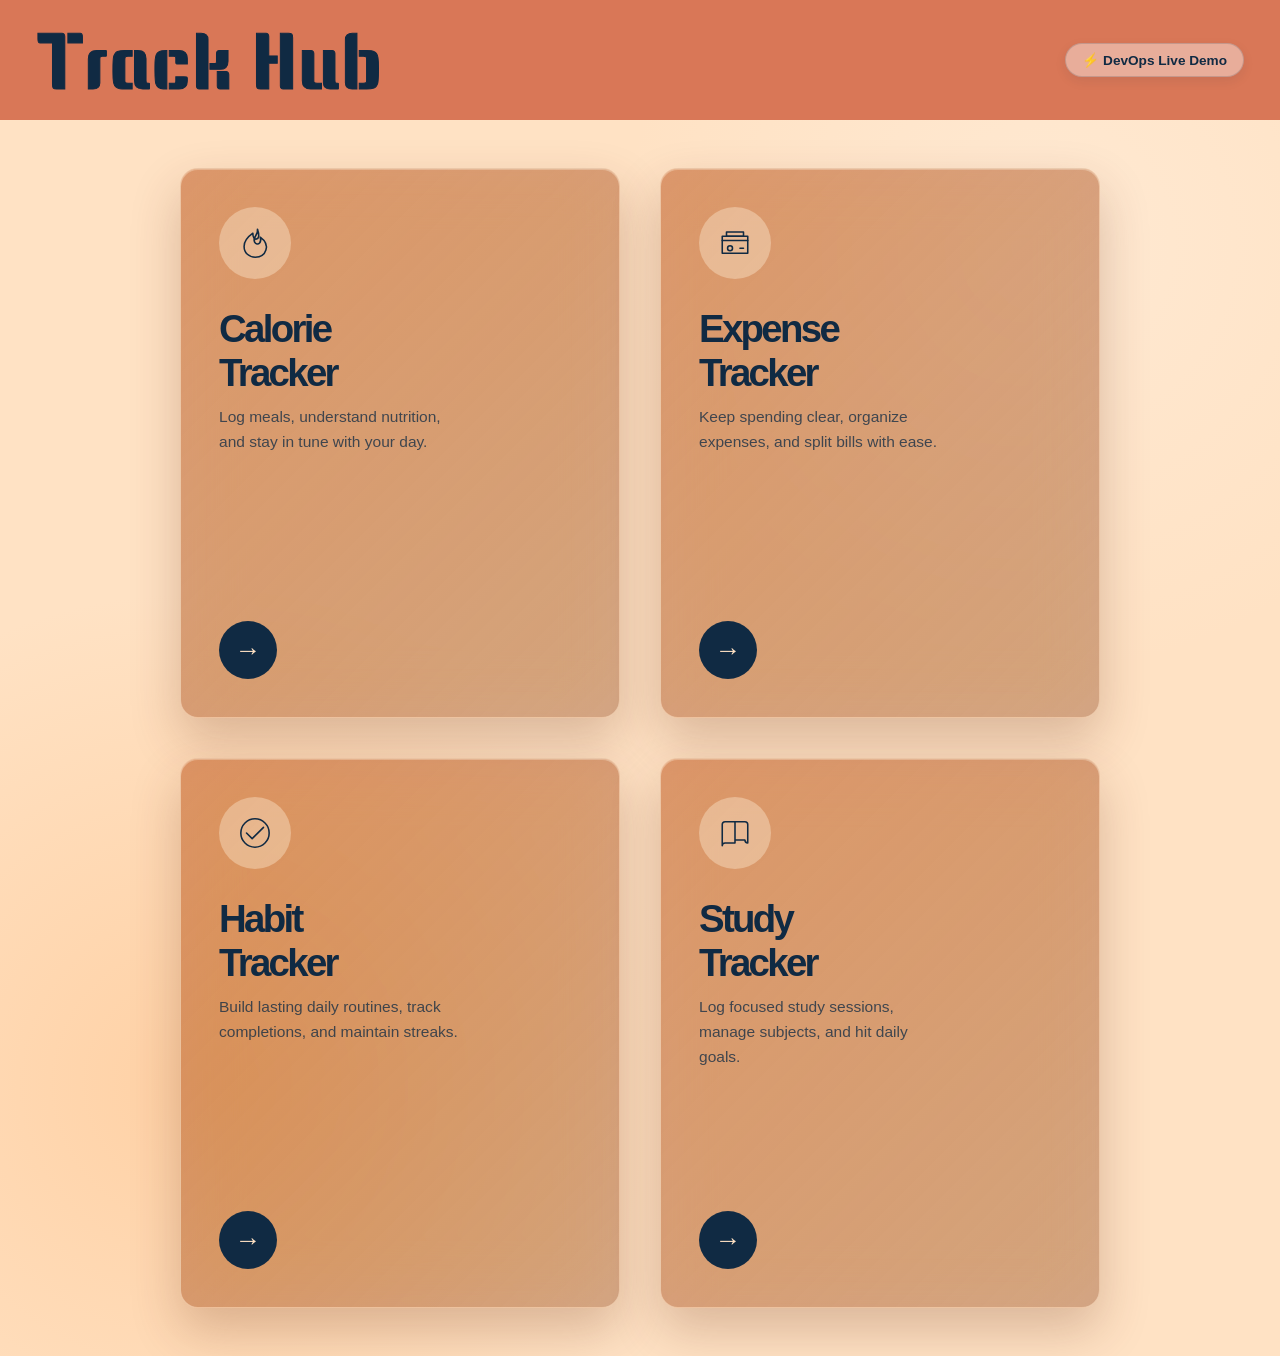
<file: index.html>
<!doctype html>
<html lang="en">
  <head>
    <meta charset="UTF-8" />
    <meta name="viewport" content="width=device-width, initial-scale=1.0" />
    <title>TrackHub</title>
    <link rel="preconnect" href="https://fonts.googleapis.com" />
    <link rel="preconnect" href="https://fonts.gstatic.com" crossorigin />
    <link href="https://fonts.googleapis.com/css2?family=Keania+One&display=swap" rel="stylesheet" />
    <style>
      :root {
        --pastel-orange: #d97757;
        --cream-orange: #ffe2c4;
        --navy: #102a43;
      }

      * {
        box-sizing: border-box;
      }

      body {
        margin: 0;
        min-height: 100vh;
        background:
          radial-gradient(circle at 15% 80%, #ffd1a5 0, transparent 32%),
          radial-gradient(circle at 82% 18%, #ffe9d2 0, transparent 28%),
          var(--cream-orange);
        font-family: Arial, sans-serif;
      }

      .top-menu {
        height: 120px;
        display: flex;
        align-items: center;
        justify-content: space-between;
        padding: 0 36px;
        background: var(--pastel-orange);
      }

      .top-menu__brand {
        color: var(--navy);
        font-family: "Keania One", Arial, sans-serif;
        font-size: clamp(1.75rem, 6vw, 6rem);
        font-weight: 400;
        -webkit-text-stroke: 1px var(--navy);
        line-height: 1;
        letter-spacing: 0.01em;
        text-decoration: none;
        display: inline-block;
        white-space: nowrap;
      }

      .glass-panels {
        min-height: calc(100vh - 120px);
        display: grid;
        grid-template-columns: repeat(2, minmax(0, 440px));
        justify-content: center;
        align-items: center;
        gap: 40px;
        width: min(992px, calc(100% - 72px));
        margin: 0 auto;
        padding: 48px 0;
      }

      .glass-panel {
        aspect-ratio: 4 / 5;
        border: 1px solid rgba(255, 232, 205, 0.52);
        border-radius: 18px;
        background: linear-gradient(135deg, rgba(187, 82, 29, 0.52), rgba(126, 48, 17, 0.34));
        box-shadow:
          inset 0 1px 0 rgba(255, 244, 228, 0.3),
          0 22px 50px rgba(101, 43, 16, 0.24);
        backdrop-filter: blur(28px) saturate(145%);
        -webkit-backdrop-filter: blur(28px) saturate(145%);
      }

      .tracker-card {
        display: flex;
        flex-direction: column;
        align-items: flex-start;
        padding: 38px;
      }

      .tracker-icon {
        width: 72px;
        height: 72px;
        display: grid;
        place-items: center;
        border-radius: 50%;
        background: rgba(255, 238, 215, 0.38);
        color: var(--navy);
      }

      .tracker-icon svg {
        width: 34px;
        height: 34px;
        fill: none;
        stroke: currentColor;
        stroke-linecap: round;
        stroke-linejoin: round;
        stroke-width: 2.2;
      }

      .tracker-card h2 {
        margin: 28px 0 10px;
        color: var(--navy);
        font-size: clamp(2rem, 3vw, 2.7rem);
        letter-spacing: -0.07em;
      }

      .tracker-card p {
        margin: 0;
        max-width: 240px;
        color: rgba(16, 42, 67, 0.76);
        font-size: 0.97rem;
        line-height: 1.6;
      }

      .tracker-card__link {
        width: 58px;
        height: 58px;
        display: grid;
        place-items: center;
        margin-top: auto;
        border-radius: 50%;
        background: var(--navy);
        color: var(--cream-orange);
        font-size: 1.65rem;
        text-decoration: none;
        transition: transform 180ms ease, background 180ms ease;
      }

      .tracker-card__link:hover,
      .tracker-card__link:focus-visible {
        background: #173d60;
        transform: translateX(5px);
      }

      @media (max-width: 700px) {
        .glass-panels {
          grid-template-columns: 1fr;
          width: min(100% - 36px, 520px);
          padding: 36px 0;
        }

        .glass-panel {
          width: 100%;
        }
      }
    </style>
  </head>
  <body>
    <header class="top-menu">
      <a class="top-menu__brand" href="/" aria-label="Track Hub"></a>
      <a href="trackers/presentation/presentation.html" style="display: inline-flex; align-items: center; gap: 7px; padding: 8px 16px; border-radius: 20px; background: rgba(255, 255, 255, 0.4); border: 1px solid rgba(16, 42, 67, 0.16); color: var(--navy); text-decoration: none; font-size: 0.85rem; font-weight: 700; box-shadow: 0 4px 12px rgba(16, 42, 67, 0.08); transition: all 0.2s ease;">⚡ DevOps Live Demo</a>
    </header>
    <main class="glass-panels">
      <article class="glass-panel tracker-card">
        <div class="tracker-icon" aria-hidden="true">
          <svg viewBox="0 0 48 48"><path d="M27.5 4.5c1.7 9-7.8 11.2-4.1 18.1 1.7 3.1 5 3.7 7.1 1.3 2.6-3.1.9-8.1.9-8.1 7.2 5.2 10.1 11.5 8 18.2-2.1 6.8-8.1 10-15 10-8.8 0-15.8-5.8-15.8-15.1 0-8.6 6.1-14.2 12.4-18.7-.2 6.4 2.5 8.8 5.1 8.3 3.6-.8 4.4-5.7 1.4-14Z"/></svg>
        </div>
        <h2>Calorie<br />Tracker</h2>
        <p>Log meals, understand nutrition, and stay in tune with your day.</p>
        <a class="tracker-card__link" href="trackers/calorie/calorie.html" aria-label="Open Calorie Tracker">→</a>
      </article>
      <article class="glass-panel tracker-card">
        <div class="tracker-icon" aria-hidden="true">
          <svg viewBox="0 0 48 48"><path d="M6 14.5h36v24H6z"/><path d="M6 20.5h36M31 31.5h5M12 8.5h24v6H12z"/><circle cx="17" cy="31.5" r="3.5"/></svg>
        </div>
        <h2>Expense<br />Tracker</h2>
        <p>Keep spending clear, organize expenses, and split bills with ease.</p>
        <a class="tracker-card__link" href="trackers/expense/expense.html" aria-label="Open Expense Tracker">→</a>
      </article>
      <article class="glass-panel tracker-card">
        <div class="tracker-icon" aria-hidden="true">
          <svg viewBox="0 0 48 48"><path d="M12 24l8 8 16-16"/><circle cx="24" cy="24" r="20"/></svg>
        </div>
        <h2>Habit<br />Tracker</h2>
        <p>Build lasting daily routines, track completions, and maintain streaks.</p>
        <a class="tracker-card__link" href="trackers/habit/habit.html" aria-label="Open Habit Tracker">→</a>
      </article>
      <article class="glass-panel tracker-card">
        <div class="tracker-icon" aria-hidden="true">
          <svg viewBox="0 0 48 48"><path d="M6 38V12a4 4 0 0 1 4-4h14v30H10a4 4 0 0 0-4 4zm18 0V8h14a4 4 0 0 1 4 4v26a4 4 0 0 1-4-4H24z"/></svg>
        </div>
        <h2>Study<br />Tracker</h2>
        <p>Log focused study sessions, manage subjects, and hit daily goals.</p>
        <a class="tracker-card__link" href="trackers/study/study.html" aria-label="Open Study Tracker">→</a>
      </article>
    </main>
    <script>
      const brand = document.querySelector(".top-menu__brand");
      const titles = [
        { text: "Track Hub", language: "en" },
        { text: "追踪中心", language: "zh" },
        { text: "ट्रैक हब", language: "hi" },
        { text: "Centro de seguimiento", language: "es" },
        { text: "Centre de suivi", language: "fr" },
        { text: "مركز التتبع", language: "ar" },
        { text: "ট্র্যাকিং হাব", language: "bn" },
        { text: "Centro de rastreamento", language: "pt" },
        { text: "Центр отслеживания", language: "ru" },
        { text: "ٹریکنگ حب", language: "ur" },
        { text: "Pusat pelacakan", language: "id" },
        { text: "Tracking-Zentrale", language: "de" },
        { text: "追跡ハブ", language: "ja" },
        { text: "ਟ੍ਰੈਕਿੰਗ ਹੱਬ", language: "pa" },
        { text: "ट्रॅकिंग हब", language: "mr" },
        { text: "ట్రాకింగ్ హబ్", language: "te" },
        { text: "Takip merkezi", language: "tr" },
        { text: "கண்காணிப்பு மையம்", language: "ta" },
        { text: "Trung tâm theo dõi", language: "vi" },
        { text: "추적 허브", language: "ko" },
      ];
      const typingDuration = 1000;
      const readingDuration = 1400;
      const deletingDuration = 600;

      if (window.matchMedia("(prefers-reduced-motion: reduce)").matches) {
        brand.textContent = titles[0].text;
      } else {
        const englishTitle = titles[0];
        const localizedTitles = titles.slice(1);
        let localizedIndex = 0;
        let titlesSinceEnglish = 2;

        const animateTitle = () => {
          const isEnglishTurn = titlesSinceEnglish === 2;
          const title = isEnglishTurn ? englishTitle : localizedTitles[localizedIndex];
          const characters = window.Intl?.Segmenter
            ? [...new Intl.Segmenter(title.language, { granularity: "grapheme" }).segment(title.text)].map(({ segment }) => segment)
            : Array.from(title.text);
          const typingDelay = typingDuration / characters.length;
          const deletingDelay = deletingDuration / characters.length;
          let characterIndex = 0;

          brand.textContent = "";
          brand.lang = title.language;
          brand.setAttribute("aria-label", title.text);

          const typeNextCharacter = () => {
            brand.textContent += characters[characterIndex];
            characterIndex += 1;

            if (characterIndex < characters.length) {
              window.setTimeout(typeNextCharacter, typingDelay);
            } else {
              window.setTimeout(deleteCharacter, readingDuration);
            }
          };

          const deleteCharacter = () => {
            characters.pop();
            brand.textContent = characters.join("");

            if (characters.length > 0) {
              window.setTimeout(deleteCharacter, deletingDelay);
            } else {
              if (isEnglishTurn) {
                titlesSinceEnglish = 0;
              } else {
                localizedIndex = (localizedIndex + 1) % localizedTitles.length;
                titlesSinceEnglish += 1;
              }

              window.setTimeout(animateTitle, 180);
            }
          };

          window.setTimeout(typeNextCharacter, typingDelay);
        };

        animateTitle();
      }
    </script>
  </body>
</html>
</file>
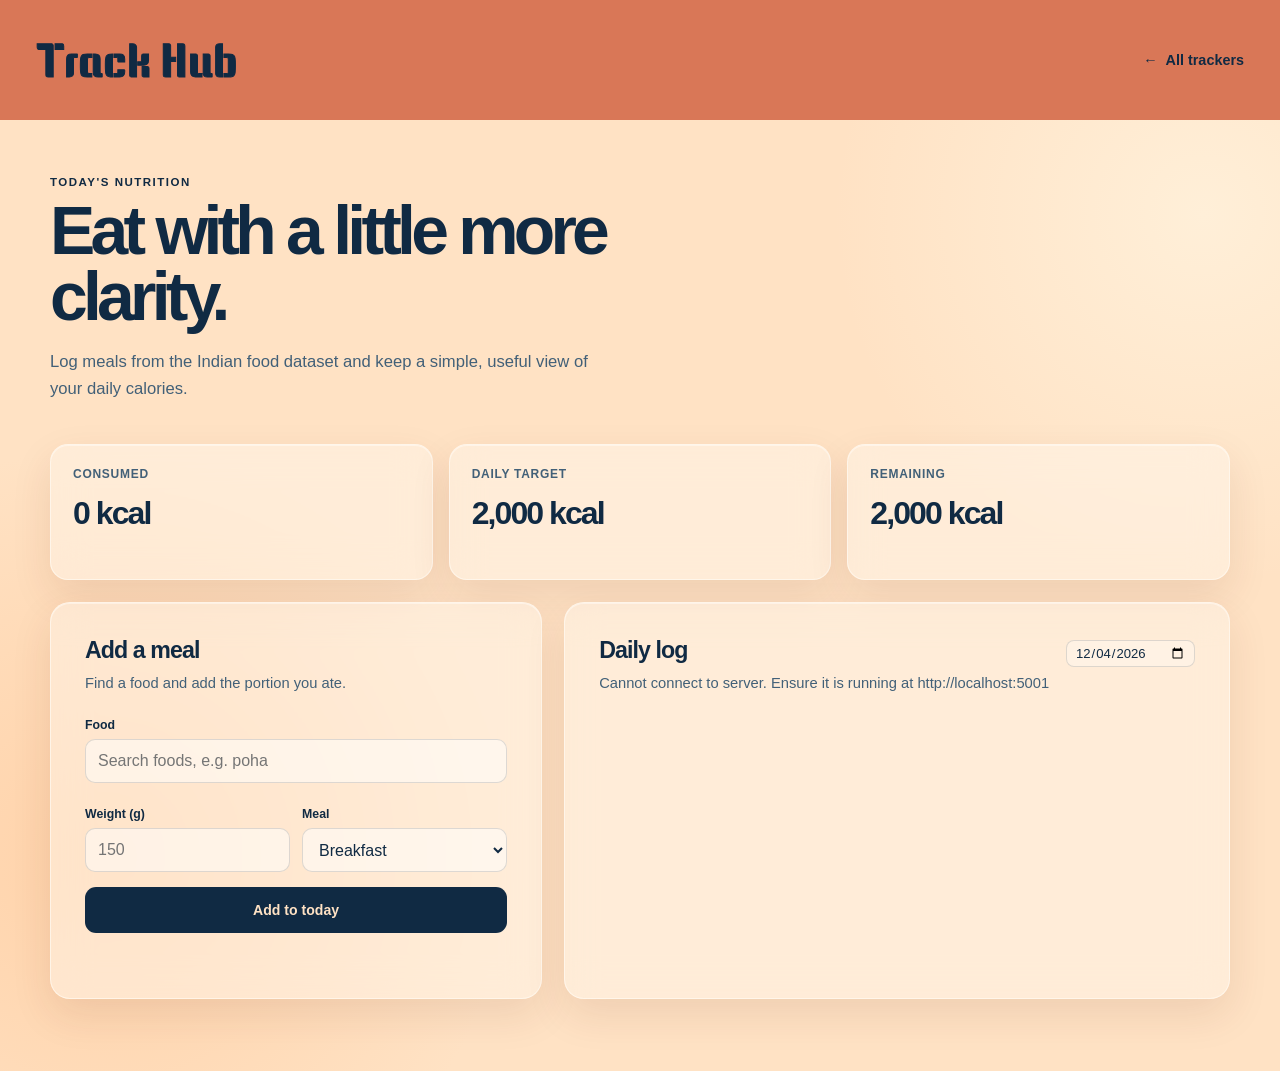
<file: calorie.html>
<!doctype html>
<html lang="en">
  <head>
    <meta charset="UTF-8" />
    <meta name="viewport" content="width=device-width, initial-scale=1.0" />
    <title>Calorie Tracker — Track Hub</title>
    <link rel="preconnect" href="https://fonts.googleapis.com" />
    <link rel="preconnect" href="https://fonts.gstatic.com" crossorigin />
    <link href="https://fonts.googleapis.com/css2?family=Keania+One&display=swap" rel="stylesheet" />
    <link rel="stylesheet" href="tracker.css" />
  </head>
  <body>
    <header class="site-header"><a class="brand" href="index.html" data-animated-brand aria-label="Track Hub"></a><a class="home-link" href="index.html">← <span>All trackers</span></a></header>
    <main class="page">
      <p class="eyebrow">TODAY'S NUTRITION</p>
      <h1>Eat with a little more clarity.</h1>
      <p class="intro">Log meals from the Indian food dataset and keep a simple, useful view of your daily calories.</p>
      <section class="stat-grid" aria-label="Calorie summary">
        <article class="stat"><span>Consumed</span><strong id="consumed">0 kcal</strong></article>
        <article class="stat"><span>Daily target</span><strong>2,000 kcal</strong></article>
        <article class="stat"><span>Remaining</span><strong id="remaining">2,000 kcal</strong></article>
      </section>
      <section class="content-grid">
        <section class="panel">
          <h2>Add a meal</h2>
          <p>Find a food and add the portion you ate.</p>
          <form id="meal-form">
            <div class="field"><label for="food">Food</label><input id="food" type="search" required placeholder="Search foods, e.g. poha" autocomplete="off" /></div>
            <div class="food-results" id="food-results" aria-live="polite"></div>
            <div class="form-row"><div class="field"><label for="weight">Weight (g)</label><input id="weight" type="number" min="1" step="1" required placeholder="150" /></div><div class="field"><label for="meal">Meal</label><select id="meal"><option>Breakfast</option><option>Lunch</option><option>Dinner</option><option>Snack</option></select></div></div>
            <button class="button" type="submit">Add to today</button>
            <p class="status" id="meal-status" aria-live="polite"></p>
          </form>
        </section>
        <section class="panel">
          <div style="display: flex; justify-content: space-between; align-items: baseline; flex-wrap: wrap; gap: 8px;">
            <h2>Daily log</h2>
            <input id="selected-date" type="date" aria-label="Select date" style="background: rgba(255,255,255,0.3); border: 1px solid var(--line); border-radius: 8px; padding: 4px 8px; font: inherit; font-size: 0.82rem; color: var(--navy);" />
          </div>
          <p id="log-date">Loading meals…</p>
          <div class="meal-list" id="meal-log"></div>
        </section>
      </section>
    </main>
    <script src="title-animation.js"></script>
    <script src="calorie.js?v=3"></script>
  </body>
</html>
</file>
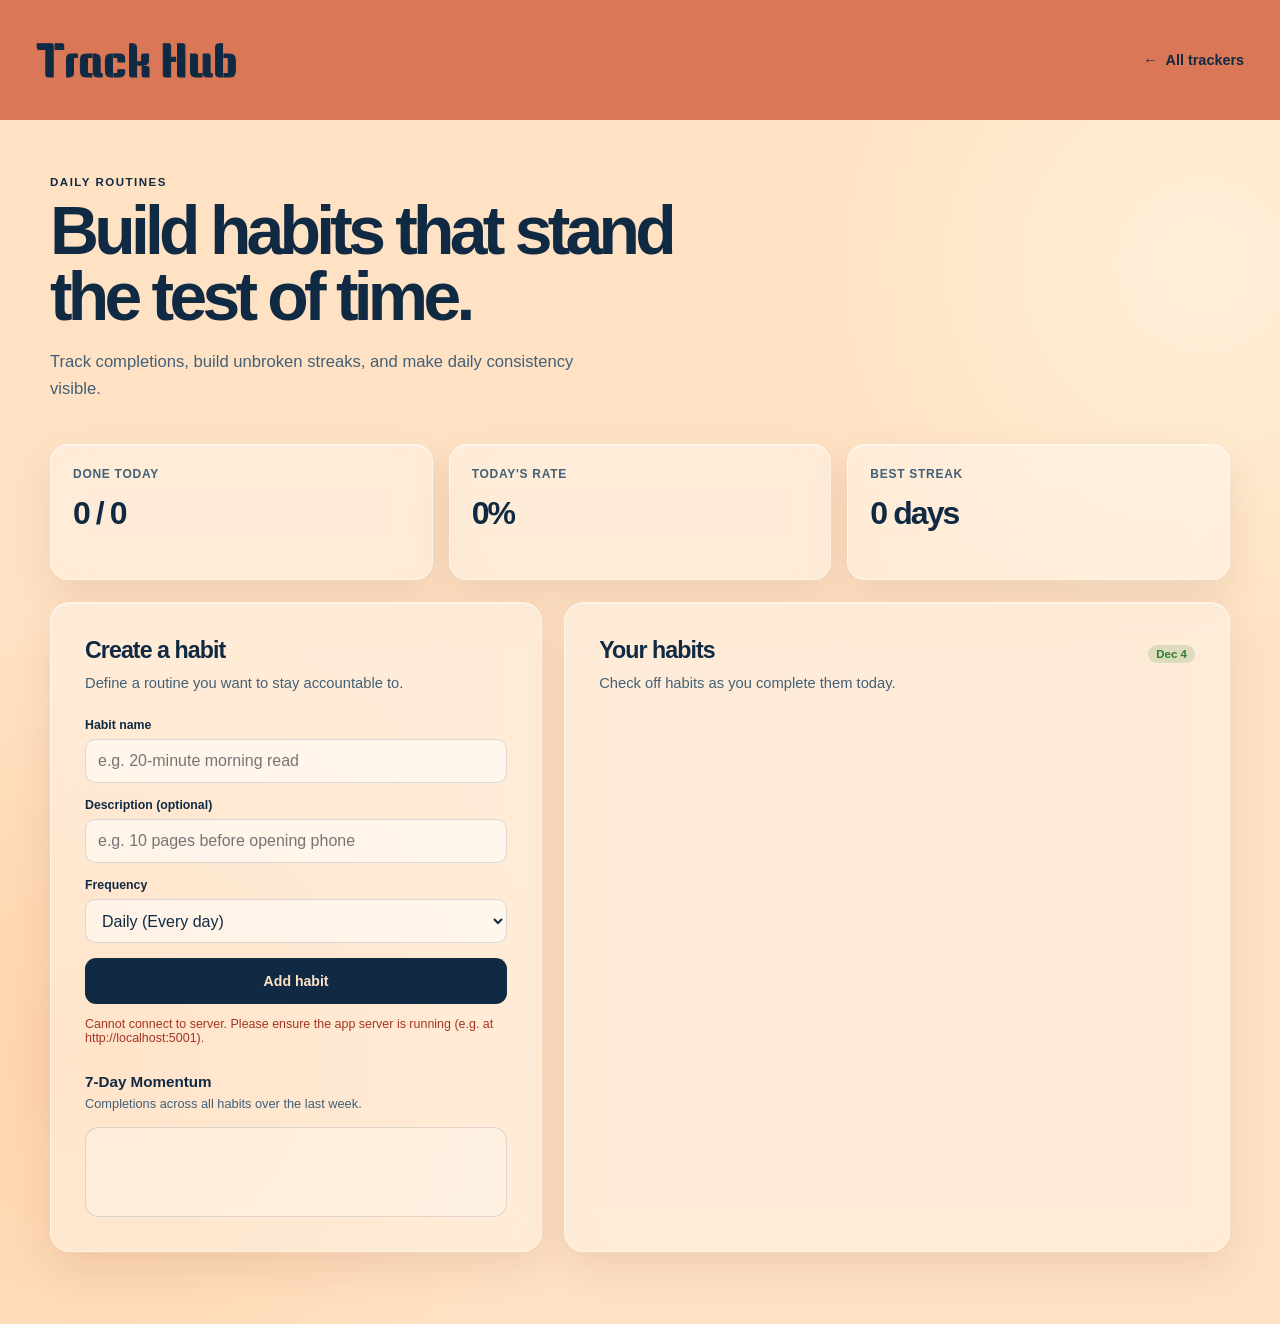
<file: habit.html>
<!doctype html>
<html lang="en">
  <head>
    <meta charset="UTF-8" />
    <meta name="viewport" content="width=device-width, initial-scale=1.0" />
    <title>Habit Tracker — Track Hub</title>
    <link rel="preconnect" href="https://fonts.googleapis.com" />
    <link rel="preconnect" href="https://fonts.gstatic.com" crossorigin />
    <link href="https://fonts.googleapis.com/css2?family=Keania+One&display=swap" rel="stylesheet" />
    <link rel="stylesheet" href="tracker.css" />
  </head>
  <body>
    <header class="site-header">
      <a class="brand" href="index.html" data-animated-brand aria-label="Track Hub"></a>
      <a class="home-link" href="index.html">← <span>All trackers</span></a>
    </header>
    <main class="page">
      <p class="eyebrow">DAILY ROUTINES</p>
      <h1>Build habits that stand the test of time.</h1>
      <p class="intro">Track completions, build unbroken streaks, and make daily consistency visible.</p>
      <section class="stat-grid" aria-label="Habit summary">
        <article class="stat"><span>Done today</span><strong id="stat-completed">0 / 0</strong></article>
        <article class="stat"><span>Today's rate</span><strong id="stat-percent">0%</strong></article>
        <article class="stat"><span>Best streak</span><strong id="stat-streak">0 days</strong></article>
      </section>
      <section class="content-grid">
        <section class="panel">
          <h2>Create a habit</h2>
          <p>Define a routine you want to stay accountable to.</p>
          <form id="habit-form">
            <div class="field">
              <label for="habit-name">Habit name</label>
              <input id="habit-name" type="text" required placeholder="e.g. 20-minute morning read" />
            </div>
            <div class="field">
              <label for="habit-desc">Description (optional)</label>
              <input id="habit-desc" type="text" placeholder="e.g. 10 pages before opening phone" />
            </div>
            <div class="field">
              <label for="habit-frequency">Frequency</label>
              <select id="habit-frequency">
                <option value="daily">Daily (Every day)</option>
                <option value="weekdays">Weekdays (Mon – Fri)</option>
                <option value="weekly">Weekly (Once per week)</option>
              </select>
            </div>
            <button class="button" type="submit">Add habit</button>
            <p class="status" id="habit-status" aria-live="polite"></p>
          </form>

          <div style="margin-top: 28px;">
            <h3 style="margin: 0 0 6px; font-size: 0.95rem; font-weight: 700; color: var(--navy);">7-Day Momentum</h3>
            <p style="margin: 0 0 10px; color: var(--ink-soft); font-size: 0.8rem;">Completions across all habits over the last week.</p>
            <div class="weekly-bar-grid" id="weekly-chart"></div>
          </div>
        </section>

        <section class="panel">
          <div style="display: flex; justify-content: space-between; align-items: baseline; flex-wrap: wrap; gap: 8px;">
            <h2>Your habits</h2>
            <span class="badge badge-success" id="today-date-badge">Today</span>
          </div>
          <p id="habits-subtitle">Check off habits as you complete them today.</p>
          <div class="meal-list" id="habit-list"></div>
        </section>
      </section>
    </main>
    <script src="title-animation.js"></script>
    <script src="habit.js"></script>
  </body>
</html>
</file>
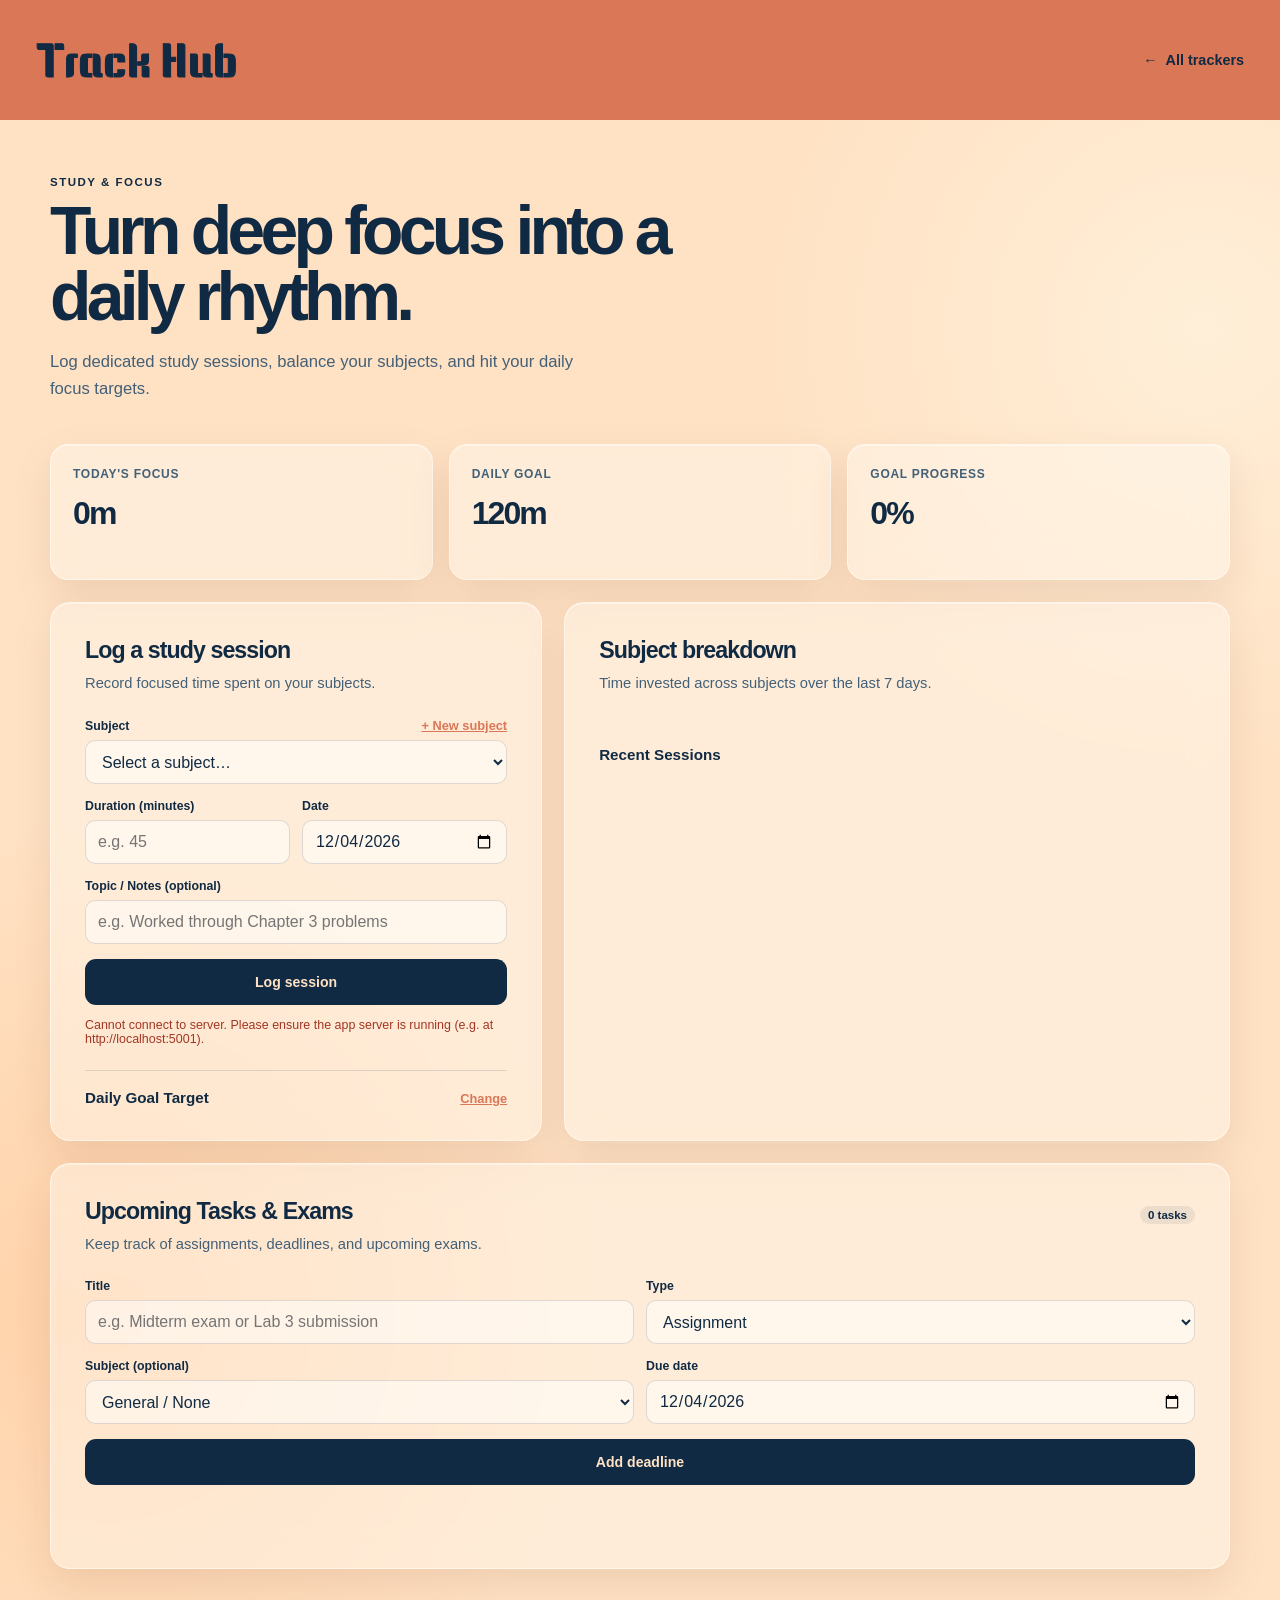
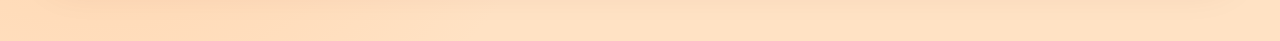
<file: study.html>
<!doctype html>
<html lang="en">
  <head>
    <meta charset="UTF-8" />
    <meta name="viewport" content="width=device-width, initial-scale=1.0" />
    <title>Study Tracker — Track Hub</title>
    <link rel="preconnect" href="https://fonts.googleapis.com" />
    <link rel="preconnect" href="https://fonts.gstatic.com" crossorigin />
    <link href="https://fonts.googleapis.com/css2?family=Keania+One&display=swap" rel="stylesheet" />
    <link rel="stylesheet" href="tracker.css" />
  </head>
  <body>
    <header class="site-header">
      <a class="brand" href="index.html" data-animated-brand aria-label="Track Hub"></a>
      <a class="home-link" href="index.html">← <span>All trackers</span></a>
    </header>
    <main class="page">
      <p class="eyebrow">STUDY & FOCUS</p>
      <h1>Turn deep focus into a daily rhythm.</h1>
      <p class="intro">Log dedicated study sessions, balance your subjects, and hit your daily focus targets.</p>
      
      <section class="stat-grid" aria-label="Study summary">
        <article class="stat"><span>Today's focus</span><strong id="stat-today-minutes">0m</strong></article>
        <article class="stat"><span>Daily goal</span><strong id="stat-daily-goal">120m</strong></article>
        <article class="stat"><span>Goal progress</span><strong id="stat-goal-percent">0%</strong></article>
      </section>

      <section class="content-grid">
        <section class="panel">
          <h2>Log a study session</h2>
          <p>Record focused time spent on your subjects.</p>
          <form id="session-form">
            <div class="field">
              <div style="display: flex; justify-content: space-between; align-items: baseline;">
                <label for="session-subject">Subject</label>
                <button type="button" id="toggle-new-subject" class="action-link">+ New subject</button>
              </div>
              <select id="session-subject" required>
                <option value="" disabled selected>Select a subject…</option>
              </select>
            </div>

            <!-- Inline new subject creator -->
            <div id="new-subject-box" style="display: none; padding: 12px; background: rgba(255,255,255,0.35); border-radius: 12px; border: 1px solid var(--line); margin-bottom: 14px;">
              <div class="form-row">
                <div class="field">
                  <label for="new-subject-name">Subject name</label>
                  <input id="new-subject-name" type="text" placeholder="e.g. Distributed Systems" />
                </div>
                <div class="field">
                  <label for="new-subject-color">Accent color</label>
                  <input id="new-subject-color" type="color" value="#d97757" style="padding: 2px; height: 44px; cursor: pointer;" />
                </div>
              </div>
              <div style="display: flex; gap: 8px; justify-content: flex-end;">
                <button type="button" id="cancel-subject-btn" class="button" style="width: auto; background: transparent; color: var(--navy); border: 1px solid var(--line);">Cancel</button>
                <button type="button" id="save-subject-btn" class="button" style="width: auto;">Add Subject</button>
              </div>
            </div>

            <div class="form-row">
              <div class="field">
                <label for="session-duration">Duration (minutes)</label>
                <input id="session-duration" type="number" min="1" max="1440" required placeholder="e.g. 45" />
              </div>
              <div class="field">
                <label for="session-date">Date</label>
                <input id="session-date" type="date" required />
              </div>
            </div>

            <div class="field">
              <label for="session-notes">Topic / Notes (optional)</label>
              <input id="session-notes" type="text" placeholder="e.g. Worked through Chapter 3 problems" />
            </div>

            <button class="button" type="submit">Log session</button>
            <p class="status" id="session-status" aria-live="polite"></p>
          </form>

          <div style="margin-top: 24px; padding-top: 18px; border-top: 1px solid var(--line);">
            <div style="display: flex; justify-content: space-between; align-items: baseline;">
              <h3 style="margin: 0; font-size: 0.95rem; font-weight: 700; color: var(--navy);">Daily Goal Target</h3>
              <button type="button" id="edit-goal-btn" class="action-link">Change</button>
            </div>
            <form id="goal-form" style="display: none; margin-top: 10px; display: none;">
              <div class="form-row" style="grid-template-columns: 1fr auto;">
                <div class="field" style="margin: 0;">
                  <input id="goal-input" type="number" min="1" max="1440" placeholder="Minutes per day" />
                </div>
                <button class="button" type="submit" style="width: auto; padding: 0 16px;">Save</button>
              </div>
            </form>
          </div>
        </section>

        <section class="panel">
          <h2>Subject breakdown</h2>
          <p>Time invested across subjects over the last 7 days.</p>
          <div class="category-list" id="subject-breakdown"></div>

          <h3 style="margin: 28px 0 10px; font-size: 0.95rem; font-weight: 700; color: var(--navy);">Recent Sessions</h3>
          <div class="meal-list" id="session-list"></div>
        </section>
      </section>

      <section class="panel split-panel" id="tasks-panel">
        <div style="display: flex; justify-content: space-between; align-items: baseline; flex-wrap: wrap; gap: 8px;">
          <h2>Upcoming Tasks & Exams</h2>
          <span class="badge" id="task-count-badge">0 tasks</span>
        </div>
        <p>Keep track of assignments, deadlines, and upcoming exams.</p>
        
        <form id="task-form">
          <div class="form-row">
            <div class="field">
              <label for="task-title">Title</label>
              <input id="task-title" required placeholder="e.g. Midterm exam or Lab 3 submission" />
            </div>
            <div class="field">
              <label for="task-type">Type</label>
              <select id="task-type" required>
                <option value="assignment">Assignment</option>
                <option value="exam">Exam</option>
              </select>
            </div>
          </div>
          <div class="form-row">
            <div class="field">
              <label for="task-subject">Subject (optional)</label>
              <select id="task-subject">
                <option value="">General / None</option>
              </select>
            </div>
            <div class="field">
              <label for="task-due-date">Due date</label>
              <input id="task-due-date" type="date" required />
            </div>
          </div>
          <button class="button" type="submit">Add deadline</button>
          <p class="status" id="task-status" aria-live="polite"></p>
        </form>

        <div class="meal-list" id="task-list" style="margin-top: 18px;"></div>
      </section>
    </main>
    <script src="title-animation.js"></script>
    <script src="study.js"></script>
  </body>
</html>
</file>
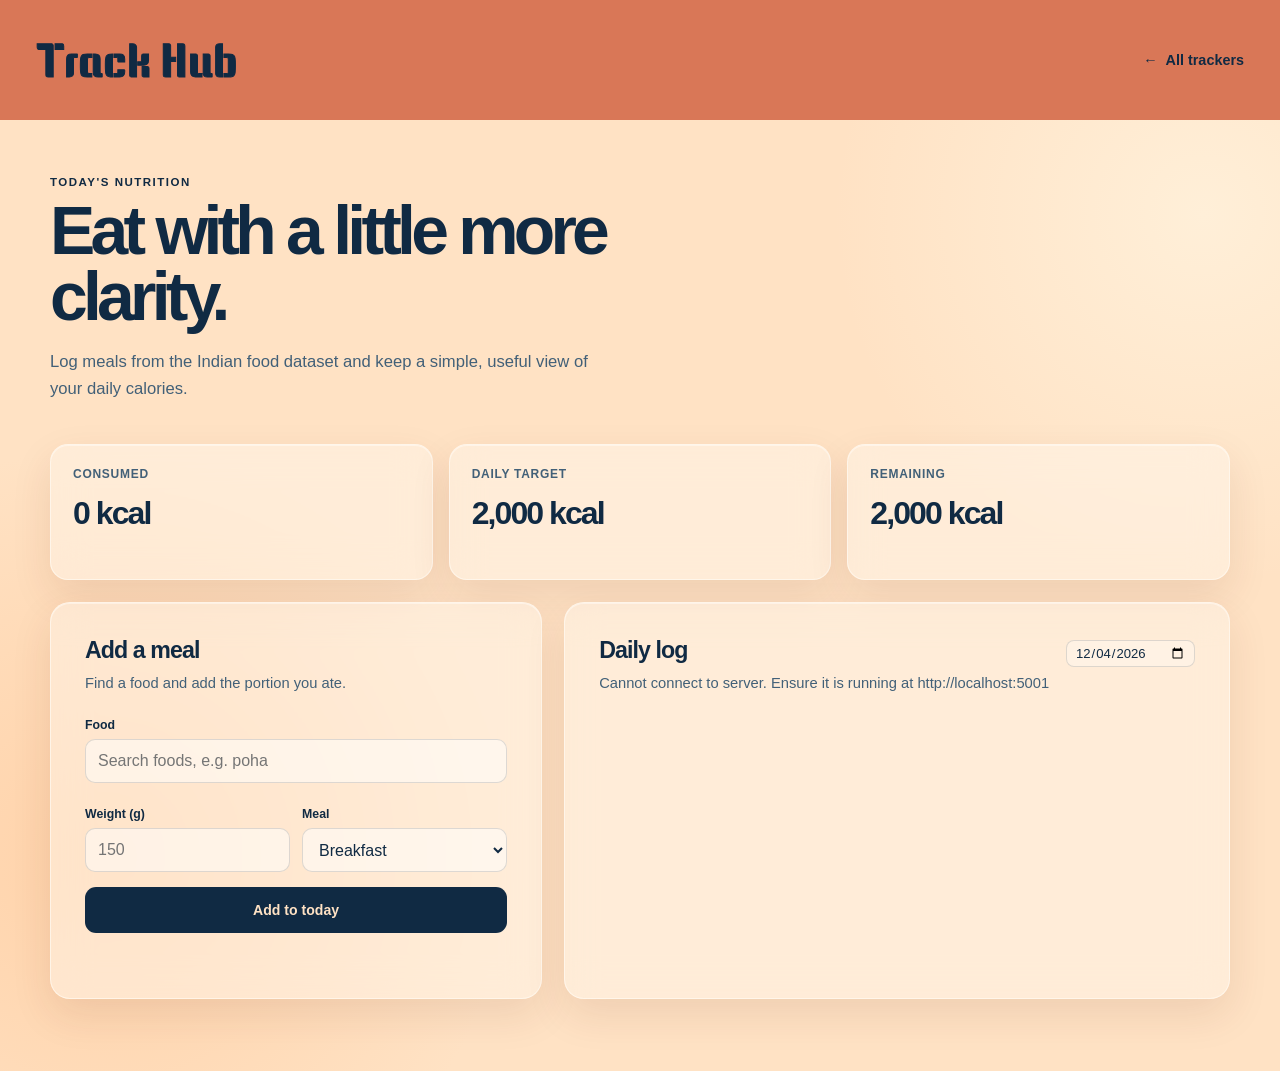
<file: trackers/calorie/calorie.html>
<!doctype html>
<html lang="en">
  <head>
    <meta charset="UTF-8" />
    <meta name="viewport" content="width=device-width, initial-scale=1.0" />
    <title>Calorie Tracker — Track Hub</title>
    <link rel="preconnect" href="https://fonts.googleapis.com" />
    <link rel="preconnect" href="https://fonts.gstatic.com" crossorigin />
    <link href="https://fonts.googleapis.com/css2?family=Keania+One&display=swap" rel="stylesheet" />
    <link rel="stylesheet" href="../../tracker.css" />
  </head>
  <body>
    <header class="site-header"><a class="brand" href="../../index.html" data-animated-brand aria-label="Track Hub"></a><a class="home-link" href="../../index.html">← <span>All trackers</span></a></header>
    <main class="page">
      <p class="eyebrow">TODAY'S NUTRITION</p>
      <h1>Eat with a little more clarity.</h1>
      <p class="intro">Log meals from the Indian food dataset and keep a simple, useful view of your daily calories.</p>
      <section class="stat-grid" aria-label="Calorie summary">
        <article class="stat"><span>Consumed</span><strong id="consumed">0 kcal</strong></article>
        <article class="stat"><span>Daily target</span><strong>2,000 kcal</strong></article>
        <article class="stat"><span>Remaining</span><strong id="remaining">2,000 kcal</strong></article>
      </section>
      <section class="content-grid">
        <section class="panel">
          <h2>Add a meal</h2>
          <p>Find a food and add the portion you ate.</p>
          <form id="meal-form">
            <div class="field"><label for="food">Food</label><input id="food" type="search" required placeholder="Search foods, e.g. poha" autocomplete="off" /></div>
            <div class="food-results" id="food-results" aria-live="polite"></div>
            <div class="form-row"><div class="field"><label for="weight">Weight (g)</label><input id="weight" type="number" min="1" step="1" required placeholder="150" /></div><div class="field"><label for="meal">Meal</label><select id="meal"><option>Breakfast</option><option>Lunch</option><option>Dinner</option><option>Snack</option></select></div></div>
            <button class="button" type="submit">Add to today</button>
            <p class="status" id="meal-status" aria-live="polite"></p>
          </form>
        </section>
        <section class="panel">
          <div style="display: flex; justify-content: space-between; align-items: baseline; flex-wrap: wrap; gap: 8px;">
            <h2>Daily log</h2>
            <input id="selected-date" type="date" aria-label="Select date" style="background: rgba(255,255,255,0.3); border: 1px solid var(--line); border-radius: 8px; padding: 4px 8px; font: inherit; font-size: 0.82rem; color: var(--navy);" />
          </div>
          <p id="log-date">Loading meals…</p>
          <div class="meal-list" id="meal-log"></div>
        </section>
      </section>
    </main>
    <script src="../../title-animation.js"></script>
    <script src="calorie.js?v=3"></script>
  </body>
</html>
</file>
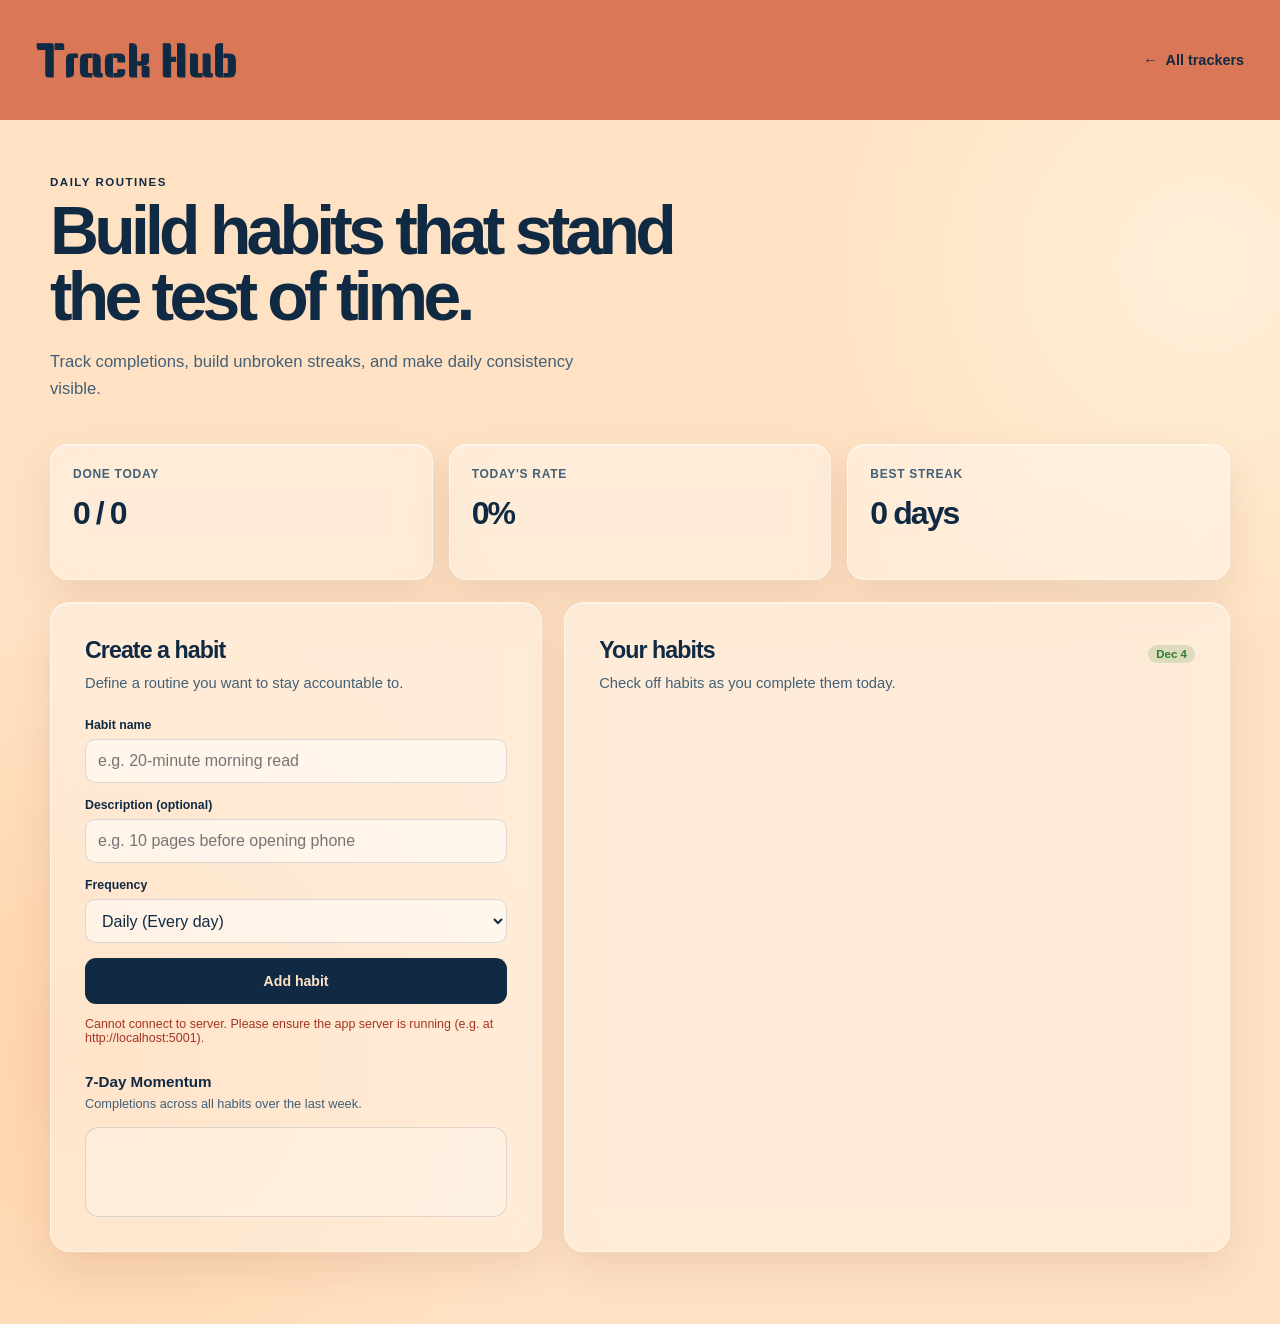
<file: trackers/habit/habit.html>
<!doctype html>
<html lang="en">
  <head>
    <meta charset="UTF-8" />
    <meta name="viewport" content="width=device-width, initial-scale=1.0" />
    <title>Habit Tracker — Track Hub</title>
    <link rel="preconnect" href="https://fonts.googleapis.com" />
    <link rel="preconnect" href="https://fonts.gstatic.com" crossorigin />
    <link href="https://fonts.googleapis.com/css2?family=Keania+One&display=swap" rel="stylesheet" />
    <link rel="stylesheet" href="../../tracker.css" />
  </head>
  <body>
    <header class="site-header">
      <a class="brand" href="../../index.html" data-animated-brand aria-label="Track Hub"></a>
      <a class="home-link" href="../../index.html">← <span>All trackers</span></a>
    </header>
    <main class="page">
      <p class="eyebrow">DAILY ROUTINES</p>
      <h1>Build habits that stand the test of time.</h1>
      <p class="intro">Track completions, build unbroken streaks, and make daily consistency visible.</p>
      <section class="stat-grid" aria-label="Habit summary">
        <article class="stat"><span>Done today</span><strong id="stat-completed">0 / 0</strong></article>
        <article class="stat"><span>Today's rate</span><strong id="stat-percent">0%</strong></article>
        <article class="stat"><span>Best streak</span><strong id="stat-streak">0 days</strong></article>
      </section>
      <section class="content-grid">
        <section class="panel">
          <h2>Create a habit</h2>
          <p>Define a routine you want to stay accountable to.</p>
          <form id="habit-form">
            <div class="field">
              <label for="habit-name">Habit name</label>
              <input id="habit-name" type="text" required placeholder="e.g. 20-minute morning read" />
            </div>
            <div class="field">
              <label for="habit-desc">Description (optional)</label>
              <input id="habit-desc" type="text" placeholder="e.g. 10 pages before opening phone" />
            </div>
            <div class="field">
              <label for="habit-frequency">Frequency</label>
              <select id="habit-frequency">
                <option value="daily">Daily (Every day)</option>
                <option value="weekdays">Weekdays (Mon – Fri)</option>
                <option value="weekly">Weekly (Once per week)</option>
              </select>
            </div>
            <button class="button" type="submit">Add habit</button>
            <p class="status" id="habit-status" aria-live="polite"></p>
          </form>

          <div style="margin-top: 28px;">
            <h3 style="margin: 0 0 6px; font-size: 0.95rem; font-weight: 700; color: var(--navy);">7-Day Momentum</h3>
            <p style="margin: 0 0 10px; color: var(--ink-soft); font-size: 0.8rem;">Completions across all habits over the last week.</p>
            <div class="weekly-bar-grid" id="weekly-chart"></div>
          </div>
        </section>

        <section class="panel">
          <div style="display: flex; justify-content: space-between; align-items: baseline; flex-wrap: wrap; gap: 8px;">
            <h2>Your habits</h2>
            <span class="badge badge-success" id="today-date-badge">Today</span>
          </div>
          <p id="habits-subtitle">Check off habits as you complete them today.</p>
          <div class="meal-list" id="habit-list"></div>
        </section>
      </section>
    </main>
    <script src="../../title-animation.js"></script>
    <script src="habit.js"></script>
  </body>
</html>
</file>
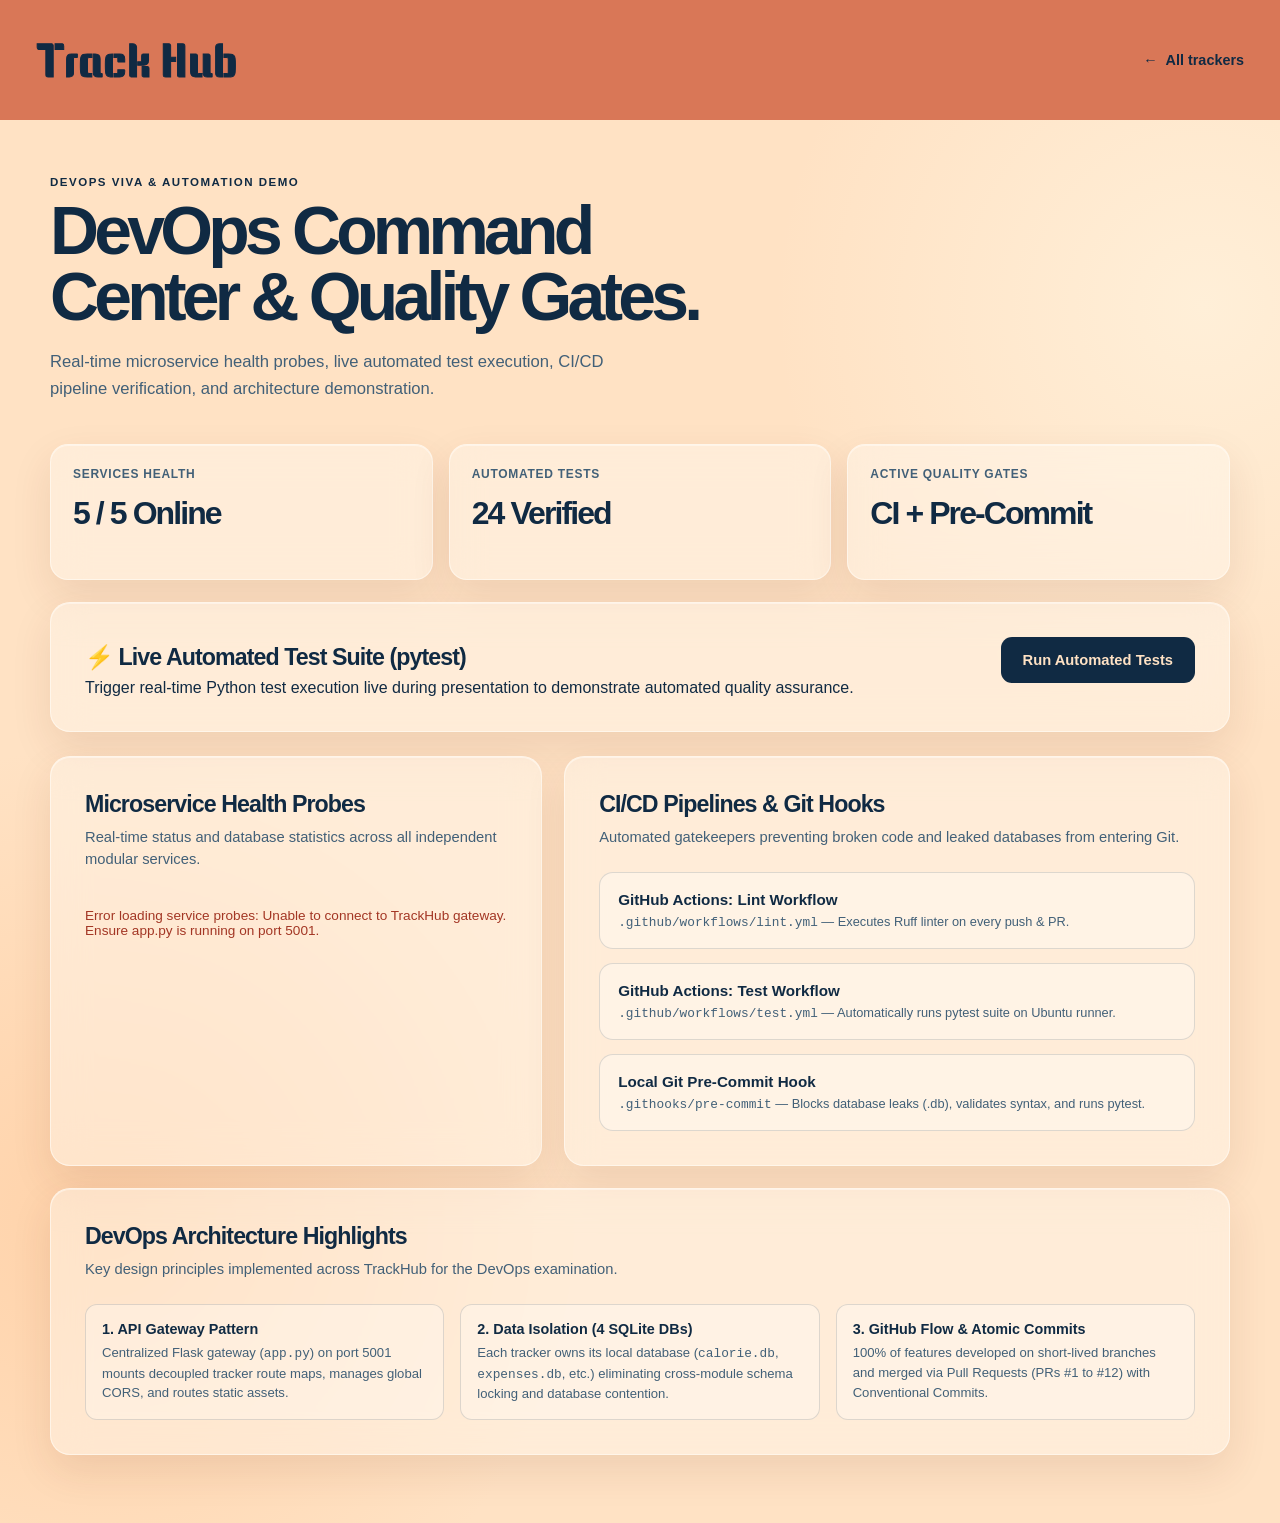
<file: trackers/presentation/presentation.html>
<!doctype html>
<html lang="en">
  <head>
    <meta charset="UTF-8" />
    <meta name="viewport" content="width=device-width, initial-scale=1.0" />
    <title>DevOps Demo & Presentation — Track Hub</title>
    <link rel="preconnect" href="https://fonts.googleapis.com" />
    <link rel="preconnect" href="https://fonts.gstatic.com" crossorigin />
    <link href="https://fonts.googleapis.com/css2?family=Keania+One&display=swap" rel="stylesheet" />
    <link rel="stylesheet" href="../../tracker.css" />
    <style>
      .probe-grid {
        display: grid;
        grid-template-columns: repeat(auto-fit, minmax(200px, 1fr));
        gap: 14px;
        margin-top: 16px;
      }
      .probe-card {
        padding: 16px;
        border-radius: 14px;
        background: rgba(255, 255, 255, 0.35);
        border: 1px solid var(--line);
      }
      .probe-card h3 {
        margin: 0 0 6px;
        font-size: 0.92rem;
        display: flex;
        justify-content: space-between;
        align-items: center;
      }
      .probe-card p {
        margin: 0;
        font-size: 0.78rem;
        color: var(--ink-soft);
      }
      .status-pill {
        display: inline-flex;
        align-items: center;
        gap: 5px;
        padding: 2px 7px;
        border-radius: 10px;
        font-size: 0.7rem;
        font-weight: 700;
        background: rgba(46, 125, 50, 0.16);
        color: #2e7d32;
      }
      .status-pill::before {
        content: "";
        width: 6px;
        height: 6px;
        border-radius: 50%;
        background: #2e7d32;
      }
      .test-results-container {
        margin-top: 18px;
        max-height: 380px;
        overflow-y: auto;
        border: 1px solid var(--line);
        border-radius: 12px;
        background: rgba(255, 255, 255, 0.4);
        padding: 12px;
      }
      .test-row {
        display: flex;
        justify-content: space-between;
        align-items: center;
        padding: 7px 10px;
        border-bottom: 1px solid rgba(16, 42, 67, 0.08);
        font-size: 0.82rem;
        font-family: monospace;
      }
      .test-row:last-child {
        border-bottom: 0;
      }
      .badge-pass {
        background: rgba(46, 125, 50, 0.18);
        color: #1b5e20;
        font-weight: 700;
        padding: 2px 8px;
        border-radius: 8px;
        font-size: 0.72rem;
      }
      .ci-card {
        padding: 18px;
        border-radius: 14px;
        background: rgba(255, 255, 255, 0.35);
        border: 1px solid var(--line);
        margin-top: 14px;
      }
    </style>
  </head>
  <body>
    <header class="site-header">
      <a class="brand" href="../../index.html" data-animated-brand aria-label="Track Hub"></a>
      <a class="home-link" href="../../index.html">← <span>All trackers</span></a>
    </header>
    <main class="page">
      <p class="eyebrow">DEVOPS VIVA & AUTOMATION DEMO</p>
      <h1>DevOps Command Center & Quality Gates.</h1>
      <p class="intro">
        Real-time microservice health probes, live automated test execution, CI/CD pipeline verification, and architecture demonstration.
      </p>

      <section class="stat-grid" aria-label="DevOps summary">
        <article class="stat"><span>Services Health</span><strong id="stat-services">5 / 5 Online</strong></article>
        <article class="stat"><span>Automated Tests</span><strong id="stat-tests">24 Verified</strong></article>
        <article class="stat"><span>Active Quality Gates</span><strong id="stat-gates">CI + Pre-Commit</strong></article>
      </section>

      <!-- LIVE TEST SUITE EXECUTION (THE VIVA DEMO) -->
      <section class="panel" style="margin-bottom: 24px;">
        <div style="display: flex; justify-content: space-between; align-items: baseline; flex-wrap: wrap; gap: 12px;">
          <div>
            <h2>⚡ Live Automated Test Suite (pytest)</h2>
            <p style="margin: 0;">Trigger real-time Python test execution live during presentation to demonstrate automated quality assurance.</p>
          </div>
          <button type="button" id="run-tests-btn" class="button" style="width: auto; padding: 10px 22px; font-size: 0.92rem;">
            Run Automated Tests
          </button>
        </div>

        <div id="test-runner-status" style="margin-top: 16px; display: none;">
          <div style="display: flex; justify-content: space-between; align-items: center; margin-bottom: 8px;">
            <strong id="test-summary-text" style="font-size: 0.92rem; color: var(--navy);">Running tests…</strong>
            <span class="badge badge-success" id="test-duration-badge">0.00s</span>
          </div>
          <div class="test-results-container" id="test-results-list"></div>
        </div>
      </section>

      <section class="content-grid">
        <!-- MICROSERVICE HEALTH PROBES -->
        <section class="panel">
          <h2>Microservice Health Probes</h2>
          <p>Real-time status and database statistics across all independent modular services.</p>
          <div class="probe-grid" id="probes-container">
            <p style="color: var(--ink-soft); font-size: 0.85rem;">Probing services…</p>
          </div>
        </section>

        <!-- CI/CD & GIT HOOKS -->
        <section class="panel">
          <h2>CI/CD Pipelines & Git Hooks</h2>
          <p>Automated gatekeepers preventing broken code and leaked databases from entering Git.</p>
          <div id="ci-container">
            <div class="ci-card">
              <h3 style="margin: 0 0 6px; font-size: 0.95rem; color: var(--navy);">GitHub Actions: Lint Workflow</h3>
              <p style="margin: 0; font-size: 0.8rem; color: var(--ink-soft);"><code>.github/workflows/lint.yml</code> — Executes Ruff linter on every push & PR.</p>
            </div>
            <div class="ci-card">
              <h3 style="margin: 0 0 6px; font-size: 0.95rem; color: var(--navy);">GitHub Actions: Test Workflow</h3>
              <p style="margin: 0; font-size: 0.8rem; color: var(--ink-soft);"><code>.github/workflows/test.yml</code> — Automatically runs pytest suite on Ubuntu runner.</p>
            </div>
            <div class="ci-card">
              <h3 style="margin: 0 0 6px; font-size: 0.95rem; color: var(--navy);">Local Git Pre-Commit Hook</h3>
              <p style="margin: 0; font-size: 0.8rem; color: var(--ink-soft);"><code>.githooks/pre-commit</code> — Blocks database leaks (.db), validates syntax, and runs pytest.</p>
            </div>
          </div>
        </section>
      </section>

      <!-- ARCHITECTURAL HIGHLIGHTS -->
      <section class="panel split-panel">
        <h2>DevOps Architecture Highlights</h2>
        <p>Key design principles implemented across TrackHub for the DevOps examination.</p>
        <div style="display: grid; grid-template-columns: repeat(auto-fit, minmax(260px, 1fr)); gap: 16px; margin-top: 14px;">
          <div style="padding: 16px; border-radius: 12px; background: rgba(255,255,255,0.3); border: 1px solid var(--line);">
            <strong style="display: block; font-size: 0.9rem; margin-bottom: 6px;">1. API Gateway Pattern</strong>
            <p style="margin: 0; font-size: 0.82rem; color: var(--ink-soft); line-height: 1.5;">
              Centralized Flask gateway (<code style="font-size: 0.8rem;">app.py</code>) on port 5001 mounts decoupled tracker route maps, manages global CORS, and routes static assets.
            </p>
          </div>
          <div style="padding: 16px; border-radius: 12px; background: rgba(255,255,255,0.3); border: 1px solid var(--line);">
            <strong style="display: block; font-size: 0.9rem; margin-bottom: 6px;">2. Data Isolation (4 SQLite DBs)</strong>
            <p style="margin: 0; font-size: 0.82rem; color: var(--ink-soft); line-height: 1.5;">
              Each tracker owns its local database (<code style="font-size: 0.8rem;">calorie.db</code>, <code style="font-size: 0.8rem;">expenses.db</code>, etc.) eliminating cross-module schema locking and database contention.
            </p>
          </div>
          <div style="padding: 16px; border-radius: 12px; background: rgba(255,255,255,0.3); border: 1px solid var(--line);">
            <strong style="display: block; font-size: 0.9rem; margin-bottom: 6px;">3. GitHub Flow & Atomic Commits</strong>
            <p style="margin: 0; font-size: 0.82rem; color: var(--ink-soft); line-height: 1.5;">
              100% of features developed on short-lived branches and merged via Pull Requests (PRs #1 to #12) with Conventional Commits.
            </p>
          </div>
        </div>
      </section>
    </main>
    <script src="../../title-animation.js"></script>
    <script src="presentation.js"></script>
  </body>
</html>
</file>
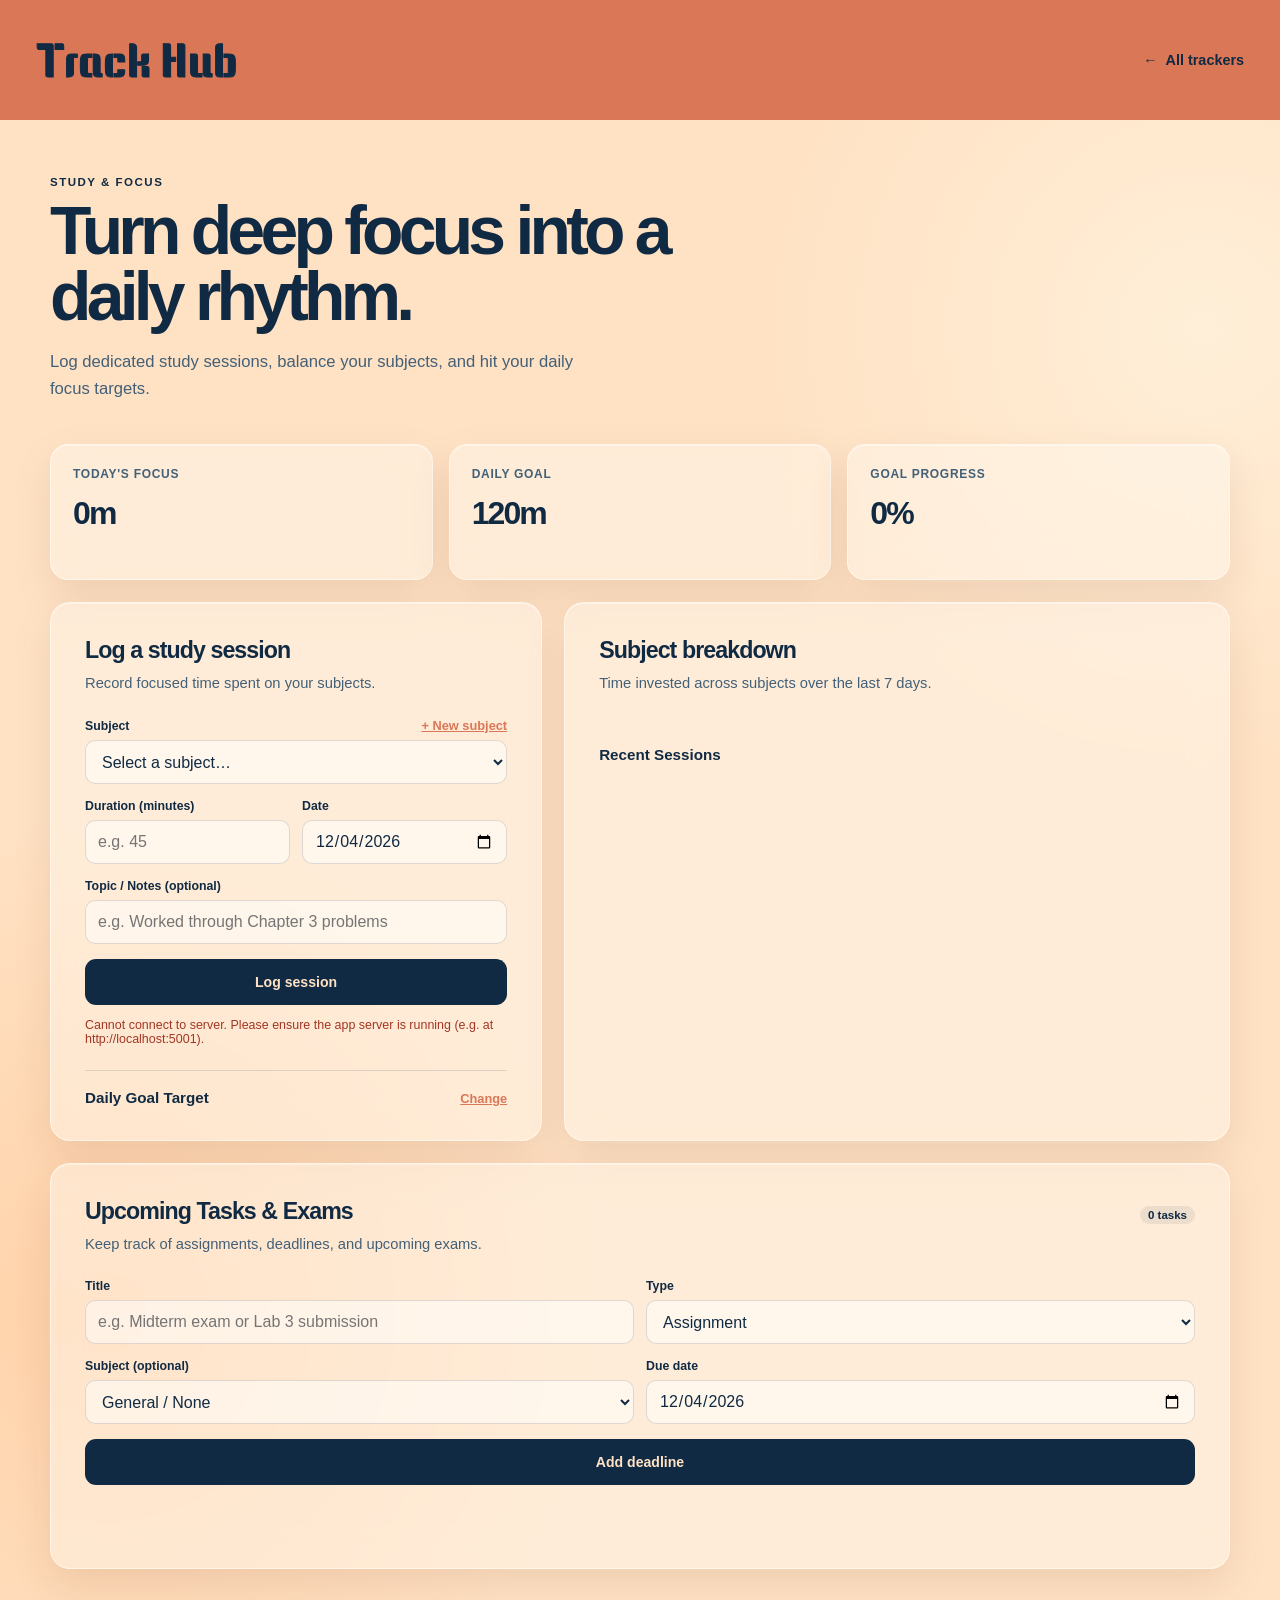
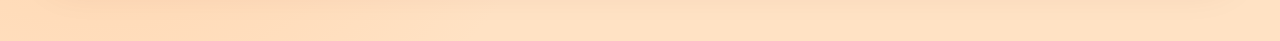
<file: trackers/study/study.html>
<!doctype html>
<html lang="en">
  <head>
    <meta charset="UTF-8" />
    <meta name="viewport" content="width=device-width, initial-scale=1.0" />
    <title>Study Tracker — Track Hub</title>
    <link rel="preconnect" href="https://fonts.googleapis.com" />
    <link rel="preconnect" href="https://fonts.gstatic.com" crossorigin />
    <link href="https://fonts.googleapis.com/css2?family=Keania+One&display=swap" rel="stylesheet" />
    <link rel="stylesheet" href="../../tracker.css" />
  </head>
  <body>
    <header class="site-header">
      <a class="brand" href="../../index.html" data-animated-brand aria-label="Track Hub"></a>
      <a class="home-link" href="../../index.html">← <span>All trackers</span></a>
    </header>
    <main class="page">
      <p class="eyebrow">STUDY & FOCUS</p>
      <h1>Turn deep focus into a daily rhythm.</h1>
      <p class="intro">Log dedicated study sessions, balance your subjects, and hit your daily focus targets.</p>
      
      <section class="stat-grid" aria-label="Study summary">
        <article class="stat"><span>Today's focus</span><strong id="stat-today-minutes">0m</strong></article>
        <article class="stat"><span>Daily goal</span><strong id="stat-daily-goal">120m</strong></article>
        <article class="stat"><span>Goal progress</span><strong id="stat-goal-percent">0%</strong></article>
      </section>

      <section class="content-grid">
        <section class="panel">
          <h2>Log a study session</h2>
          <p>Record focused time spent on your subjects.</p>
          <form id="session-form">
            <div class="field">
              <div style="display: flex; justify-content: space-between; align-items: baseline;">
                <label for="session-subject">Subject</label>
                <button type="button" id="toggle-new-subject" class="action-link">+ New subject</button>
              </div>
              <select id="session-subject" required>
                <option value="" disabled selected>Select a subject…</option>
              </select>
            </div>

            <!-- Inline new subject creator -->
            <div id="new-subject-box" style="display: none; padding: 12px; background: rgba(255,255,255,0.35); border-radius: 12px; border: 1px solid var(--line); margin-bottom: 14px;">
              <div class="form-row">
                <div class="field">
                  <label for="new-subject-name">Subject name</label>
                  <input id="new-subject-name" type="text" placeholder="e.g. Distributed Systems" />
                </div>
                <div class="field">
                  <label for="new-subject-color">Accent color</label>
                  <input id="new-subject-color" type="color" value="#d97757" style="padding: 2px; height: 44px; cursor: pointer;" />
                </div>
              </div>
              <div style="display: flex; gap: 8px; justify-content: flex-end;">
                <button type="button" id="cancel-subject-btn" class="button" style="width: auto; background: transparent; color: var(--navy); border: 1px solid var(--line);">Cancel</button>
                <button type="button" id="save-subject-btn" class="button" style="width: auto;">Add Subject</button>
              </div>
            </div>

            <div class="form-row">
              <div class="field">
                <label for="session-duration">Duration (minutes)</label>
                <input id="session-duration" type="number" min="1" max="1440" required placeholder="e.g. 45" />
              </div>
              <div class="field">
                <label for="session-date">Date</label>
                <input id="session-date" type="date" required />
              </div>
            </div>

            <div class="field">
              <label for="session-notes">Topic / Notes (optional)</label>
              <input id="session-notes" type="text" placeholder="e.g. Worked through Chapter 3 problems" />
            </div>

            <button class="button" type="submit">Log session</button>
            <p class="status" id="session-status" aria-live="polite"></p>
          </form>

          <div style="margin-top: 24px; padding-top: 18px; border-top: 1px solid var(--line);">
            <div style="display: flex; justify-content: space-between; align-items: baseline;">
              <h3 style="margin: 0; font-size: 0.95rem; font-weight: 700; color: var(--navy);">Daily Goal Target</h3>
              <button type="button" id="edit-goal-btn" class="action-link">Change</button>
            </div>
            <form id="goal-form" style="display: none; margin-top: 10px; display: none;">
              <div class="form-row" style="grid-template-columns: 1fr auto;">
                <div class="field" style="margin: 0;">
                  <input id="goal-input" type="number" min="1" max="1440" placeholder="Minutes per day" />
                </div>
                <button class="button" type="submit" style="width: auto; padding: 0 16px;">Save</button>
              </div>
            </form>
          </div>
        </section>

        <section class="panel">
          <h2>Subject breakdown</h2>
          <p>Time invested across subjects over the last 7 days.</p>
          <div class="category-list" id="subject-breakdown"></div>

          <h3 style="margin: 28px 0 10px; font-size: 0.95rem; font-weight: 700; color: var(--navy);">Recent Sessions</h3>
          <div class="meal-list" id="session-list"></div>
        </section>
      </section>

      <section class="panel split-panel" id="tasks-panel">
        <div style="display: flex; justify-content: space-between; align-items: baseline; flex-wrap: wrap; gap: 8px;">
          <h2>Upcoming Tasks & Exams</h2>
          <span class="badge" id="task-count-badge">0 tasks</span>
        </div>
        <p>Keep track of assignments, deadlines, and upcoming exams.</p>
        
        <form id="task-form">
          <div class="form-row">
            <div class="field">
              <label for="task-title">Title</label>
              <input id="task-title" required placeholder="e.g. Midterm exam or Lab 3 submission" />
            </div>
            <div class="field">
              <label for="task-type">Type</label>
              <select id="task-type" required>
                <option value="assignment">Assignment</option>
                <option value="exam">Exam</option>
              </select>
            </div>
          </div>
          <div class="form-row">
            <div class="field">
              <label for="task-subject">Subject (optional)</label>
              <select id="task-subject">
                <option value="">General / None</option>
              </select>
            </div>
            <div class="field">
              <label for="task-due-date">Due date</label>
              <input id="task-due-date" type="date" required />
            </div>
          </div>
          <button class="button" type="submit">Add deadline</button>
          <p class="status" id="task-status" aria-live="polite"></p>
        </form>

        <div class="meal-list" id="task-list" style="margin-top: 18px;"></div>
      </section>
    </main>
    <script src="../../title-animation.js"></script>
    <script src="study.js"></script>
  </body>
</html>
</file>
<file: tracker.css>
:root {
  --orange: #d97757;
  --cream: #ffe2c4;
  --navy: #102a43;
  --ink-soft: #426078;
  --glass: rgba(255, 248, 239, 0.46);
  --line: rgba(16, 42, 67, 0.14);
}

* { box-sizing: border-box; }

body {
  min-height: 100vh;
  margin: 0;
  color: var(--navy);
  background:
    radial-gradient(circle at 8% 80%, #ffd2a9 0, transparent 28%),
    radial-gradient(circle at 94% 20%, #ffefd8 0, transparent 25%),
    var(--cream);
  font-family: Arial, sans-serif;
}

.site-header {
  height: 120px;
  display: flex;
  align-items: center;
  justify-content: space-between;
  padding: 0 36px;
  background: var(--orange);
}

.brand {
  color: var(--navy);
  font-family: "Keania One", Arial, sans-serif;
  font-size: clamp(1.75rem, 3.6vw, 4rem);
  line-height: 1;
  -webkit-text-stroke: 1px var(--navy);
  text-decoration: none;
}

.home-link {
  display: inline-flex;
  align-items: center;
  gap: 8px;
  color: var(--navy);
  font-size: .9rem;
  font-weight: 700;
  text-decoration: none;
}

.page {
  width: min(1180px, calc(100% - 48px));
  margin: 0 auto;
  padding: 56px 0 72px;
}

.eyebrow { margin: 0 0 10px; font-size: .72rem; font-weight: 700; letter-spacing: .13em; }
h1 { margin: 0; max-width: 700px; font-size: clamp(2.4rem, 5.3vw, 4.8rem); letter-spacing: -.07em; line-height: .98; }
.intro { max-width: 560px; margin: 18px 0 0; color: var(--ink-soft); font-size: 1.04rem; line-height: 1.6; }

.stat-grid { display: grid; grid-template-columns: repeat(3, 1fr); gap: 16px; margin: 42px 0 22px; }
.stat, .panel { border: 1px solid rgba(255, 250, 241, .7); background: var(--glass); box-shadow: inset 0 1px 0 rgba(255,255,255,.42), 0 16px 40px rgba(101, 43, 16, .1); backdrop-filter: blur(18px); -webkit-backdrop-filter: blur(18px); }
.stat { min-height: 136px; padding: 22px; border-radius: 18px; }
.stat span { display: block; color: var(--ink-soft); font-size: .75rem; font-weight: 700; letter-spacing: .06em; text-transform: uppercase; }
.stat strong { display: block; margin-top: 14px; font-size: 2rem; letter-spacing: -.06em; }

.content-grid { display: grid; grid-template-columns: .85fr 1.15fr; gap: 22px; }
.panel { border-radius: 20px; padding: clamp(22px, 3vw, 34px); }
.panel h2 { margin: 0 0 8px; font-size: 1.45rem; letter-spacing: -.04em; }
.panel > p { margin: 0 0 24px; color: var(--ink-soft); font-size: .92rem; line-height: 1.5; }

.field { display: grid; gap: 7px; margin: 0 0 15px; }
.field label { font-size: .77rem; font-weight: 700; }
.field input, .field select { width: 100%; min-height: 44px; border: 1px solid var(--line); border-radius: 10px; outline: none; padding: 0 12px; color: var(--navy); background: rgba(255,255,255,.5); font: inherit; }
.field input:focus, .field select:focus { border-color: var(--orange); box-shadow: 0 0 0 3px rgba(217,119,87,.18); }
.form-row { display: grid; grid-template-columns: 1fr 1fr; gap: 12px; }
.button { min-height: 46px; width: 100%; border: 0; border-radius: 11px; padding: 0 17px; background: var(--navy); color: var(--cream); cursor: pointer; font: 700 .88rem Arial, sans-serif; }
.button:hover { background: #1a4163; }
.button:disabled { cursor: wait; opacity: .64; }
.status { min-height: 18px; margin: 13px 0 0; color: var(--ink-soft); font-size: .78rem; }
.status.error { color: #a33624; }
.food-results { display: grid; gap: 6px; margin: -5px 0 14px; }
.food-option { width: 100%; display: flex; justify-content: space-between; gap: 12px; border: 1px solid var(--line); border-radius: 9px; padding: 9px 10px; color: var(--navy); background: rgba(255,255,255,.3); cursor: pointer; font: inherit; text-align: left; }
.food-option small { color: var(--ink-soft); white-space: nowrap; }

.meal-list, .expense-list { display: grid; gap: 12px; }
.list-item { display: flex; align-items: center; gap: 13px; padding: 13px 0; border-bottom: 1px solid var(--line); }
.list-item:last-child { border-bottom: 0; }
.list-icon { width: 42px; height: 42px; flex: none; display: grid; place-items: center; border-radius: 12px; background: rgba(217,119,87,.18); font-size: 1.18rem; }
.list-item strong, .list-item small { display: block; }
.list-item strong { font-size: .91rem; }
.list-item small { margin-top: 4px; color: var(--ink-soft); font-size: .76rem; }
.list-value { margin-left: auto; font-size: .9rem; font-weight: 700; white-space: nowrap; }
.delete-button { border: 0; padding: 5px; color: var(--ink-soft); background: transparent; cursor: pointer; font-size: 1.05rem; }
.delete-button:hover { color: #a33624; }

.category-list { display: grid; gap: 17px; }
.category { display: grid; grid-template-columns: 92px 1fr auto; align-items: center; gap: 12px; font-size: .82rem; font-weight: 700; }
.meter { height: 8px; overflow: hidden; border-radius: 9px; background: rgba(16,42,67,.1); }
.meter i { display: block; height: 100%; border-radius: inherit; background: var(--orange); }
.split-card { margin-top: 14px; padding: 18px; border: 1px solid var(--line); border-radius: 15px; background: rgba(255,255,255,.28); }
.split-card-header { display: flex; justify-content: space-between; align-items: center; }
.split-card h3 { margin: 0 0 5px; font-size: 1rem; }
.split-card p { margin: 0; color: var(--ink-soft); font-size: .82rem; }
.split-panel { margin-top: 22px; }
.split-list { display: grid; gap: 12px; margin-top: 16px; }
.settlement { margin: 14px 0 0; color: var(--ink-soft); font-size: .86rem; line-height: 1.55; }

.check-button {
  width: 32px;
  height: 32px;
  border-radius: 50%;
  border: 2px solid var(--line);
  background: rgba(255, 255, 255, 0.4);
  color: transparent;
  display: inline-flex;
  align-items: center;
  justify-content: center;
  cursor: pointer;
  font-size: 0.95rem;
  font-weight: 700;
  transition: all 0.2s ease;
  flex-shrink: 0;
}
.check-button:hover {
  border-color: var(--orange);
  transform: scale(1.08);
}
.check-button.completed {
  background: var(--orange);
  border-color: var(--orange);
  color: #fff;
}
.badge {
  display: inline-flex;
  align-items: center;
  gap: 4px;
  padding: 3px 8px;
  border-radius: 12px;
  font-size: 0.72rem;
  font-weight: 700;
  background: rgba(16, 42, 67, 0.08);
  color: var(--navy);
}
.badge-streak {
  background: rgba(217, 119, 87, 0.16);
  color: #a33624;
}
.badge-success {
  background: rgba(46, 125, 50, 0.16);
  color: #2e7d32;
}
.weekly-bar-grid {
  display: grid;
  grid-template-columns: repeat(7, 1fr);
  gap: 8px;
  align-items: end;
  height: 90px;
  margin-top: 16px;
  padding: 12px 10px 4px;
  border-radius: 14px;
  background: rgba(255, 255, 255, 0.28);
  border: 1px solid var(--line);
}
.weekly-col {
  display: flex;
  flex-direction: column;
  align-items: center;
  height: 100%;
  justify-content: flex-end;
  gap: 6px;
}
.weekly-bar {
  width: 100%;
  max-width: 28px;
  border-radius: 6px 6px 2px 2px;
  background: var(--orange);
  min-height: 4px;
  transition: height 0.3s ease;
}
.weekly-label {
  font-size: 0.68rem;
  font-weight: 700;
  color: var(--ink-soft);
}
.action-link {
  color: var(--orange);
  cursor: pointer;
  background: none;
  border: none;
  font-size: 0.8rem;
  font-weight: 700;
  text-decoration: underline;
  padding: 0;
}
.action-link:hover {
  color: var(--navy);
}

@media (max-width: 760px) {
  .page { width: min(100% - 32px, 560px); padding-top: 38px; }
  .stat-grid, .content-grid { grid-template-columns: 1fr; }
  .stat-grid { margin-top: 30px; }
  .stat { min-height: auto; }
}

@media (max-width: 420px) {
  .home-link span { display: none; }
  .form-row { grid-template-columns: 1fr; }
  .category { grid-template-columns: 76px 1fr auto; }
}
</file>
